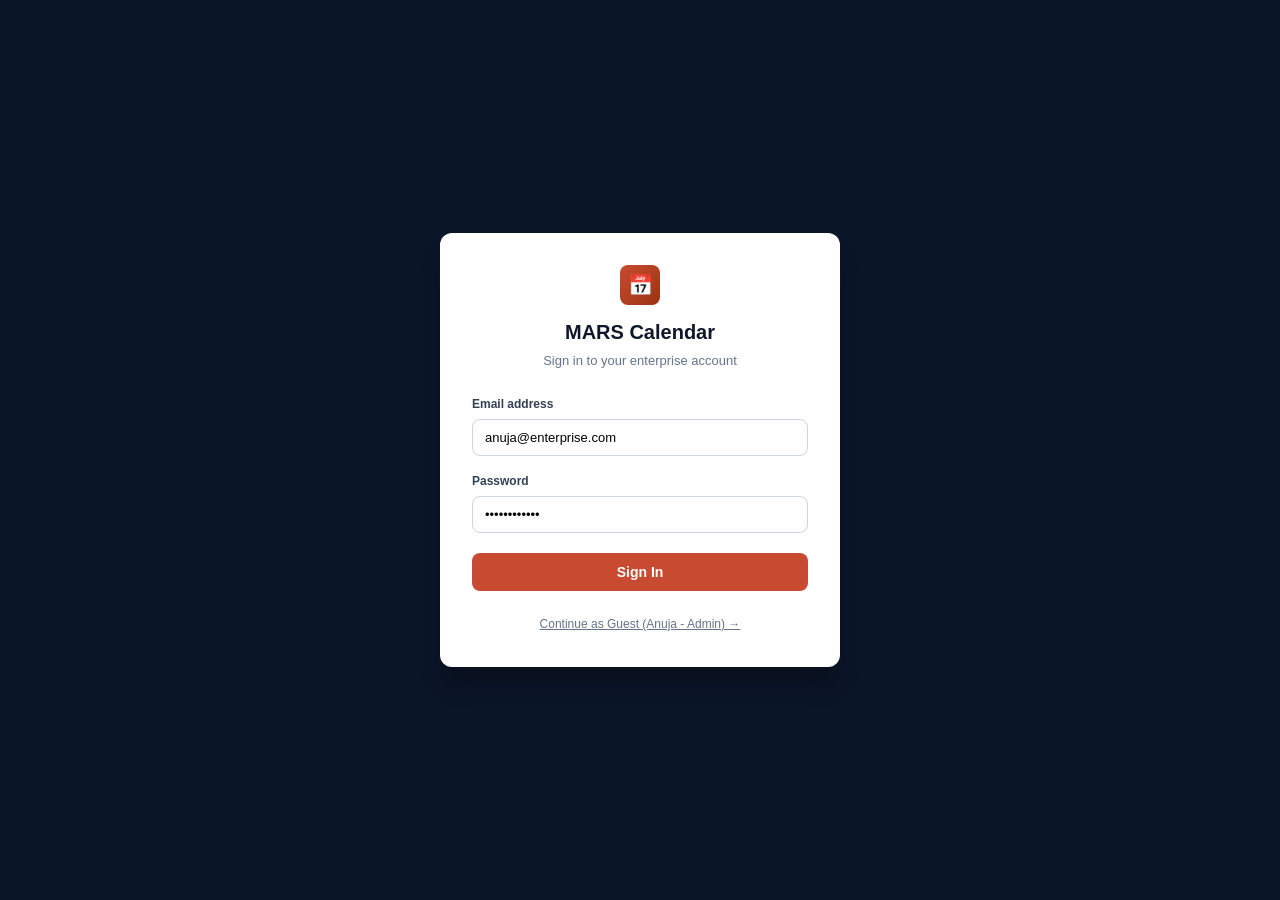
<file: templates/login.html>
<!DOCTYPE html>
<html lang="en">
<head>
  <meta charset="UTF-8">
  <meta name="viewport" content="width=device-width, initial-scale=1.0">
  <title>Sign In - MARS Calendar</title>
  <link rel="stylesheet" href="/static/css/style.css">
</head>
<body style="display: flex; align-items: center; justify-content: center; min-height: 100vh; background-color: #0B1528;">
  <div style="background: white; border-radius: 12px; width: 100%; max-width: 400px; padding: 32px; box-shadow: 0 20px 25px -5px rgba(0,0,0,0.3);">
    <div style="text-align: center; margin-bottom: 24px;">
      <div style="width: 40px; height: 40px; background: linear-gradient(135deg, #C84B31, #9A3412); border-radius: 8px; margin: 0 auto 12px auto; display: flex; align-items: center; justify-content: center; font-size: 20px; color: white;">📅</div>
      <h1 style="font-size: 20px; font-weight: 700; color: #0F172A;">MARS Calendar</h1>
      <p style="font-size: 13px; color: #64748B; margin-top: 4px;">Sign in to your enterprise account</p>
    </div>

    <form onsubmit="event.preventDefault(); window.location.href='/calendar';">
      <div style="margin-bottom: 16px;">
        <label style="display: block; font-size: 12px; font-weight: 600; color: #334155; margin-bottom: 6px;">Email address</label>
        <input type="email" value="anuja@enterprise.com" required style="width: 100%; padding: 10px 12px; border: 1px solid #CBD5E1; border-radius: 8px; font-size: 13px; outline: none; box-sizing: border-box;">
      </div>
      <div style="margin-bottom: 20px;">
        <label style="display: block; font-size: 12px; font-weight: 600; color: #334155; margin-bottom: 6px;">Password</label>
        <input type="password" value="••••••••••••" required style="width: 100%; padding: 10px 12px; border: 1px solid #CBD5E1; border-radius: 8px; font-size: 13px; outline: none; box-sizing: border-box;">
      </div>
      <button type="submit" style="width: 100%; padding: 11px; background-color: #C84B31; color: white; border-radius: 8px; font-size: 14px; font-weight: 600; cursor: pointer;">Sign In</button>
    </form>
    <div style="margin-top: 20px; text-align: center;">
      <a href="/calendar" style="font-size: 12px; color: #64748B; text-decoration: underline;">Continue as Guest (Anuja - Admin) →</a>
    </div>
  </div>
</body>
</html>
</file>
<file: static/css/style.css>
:root {
  --mars-navy: #0B1528;
  --mars-navy-light: #16243D;
  --mars-border: #1E293B;
  --mars-rust: #C84B31;
  --mars-rust-hover: #b03e26;
  --text-main: #0F172A;
  --text-muted: #64748B;
  --bg-page: #F8FAFC;
  --card-bg: #FFFFFF;
  --border-light: #E2E8F0;
  --radius-sm: 6px;
  --radius-md: 10px;
  --radius-lg: 14px;
}

* {
  box-sizing: border-box;
  margin: 0;
  padding: 0;
}

body {
  font-family: -apple-system, BlinkMacSystemFont, "Segoe UI", Roboto, Helvetica, Arial, sans-serif;
  background-color: var(--bg-page);
  color: var(--text-main);
  line-height: 1.5;
  -webkit-font-smoothing: antialiased;
}

a {
  color: inherit;
  text-decoration: none;
}

button {
  font-family: inherit;
  cursor: pointer;
  border: none;
  background: none;
}

.app-container {
  display: flex;
  min-height: 100vh;
}

/* Base Top Navigation */
.navbar {
  height: 56px;
  background-color: #FFFFFF;
  border-bottom: 1px solid var(--border-light);
  display: flex;
  align-items: center;
  justify-content: space-between;
  padding: 0 20px;
  position: sticky;
  top: 0;
  z-index: 20;
}

.navbar-brand {
  font-weight: 700;
  font-size: 16px;
  color: var(--mars-navy);
  display: flex;
  align-items: center;
  gap: 8px;
}

.navbar-links {
  display: flex;
  gap: 16px;
}

.navbar-links a {
  font-size: 13px;
  font-weight: 500;
  color: var(--text-muted);
  padding: 6px 12px;
  border-radius: var(--radius-sm);
  transition: all 0.15s;
}

.navbar-links a:hover,
.navbar-links a.active {
  color: var(--mars-navy);
  background-color: #F1F5F9;
}
</file>
